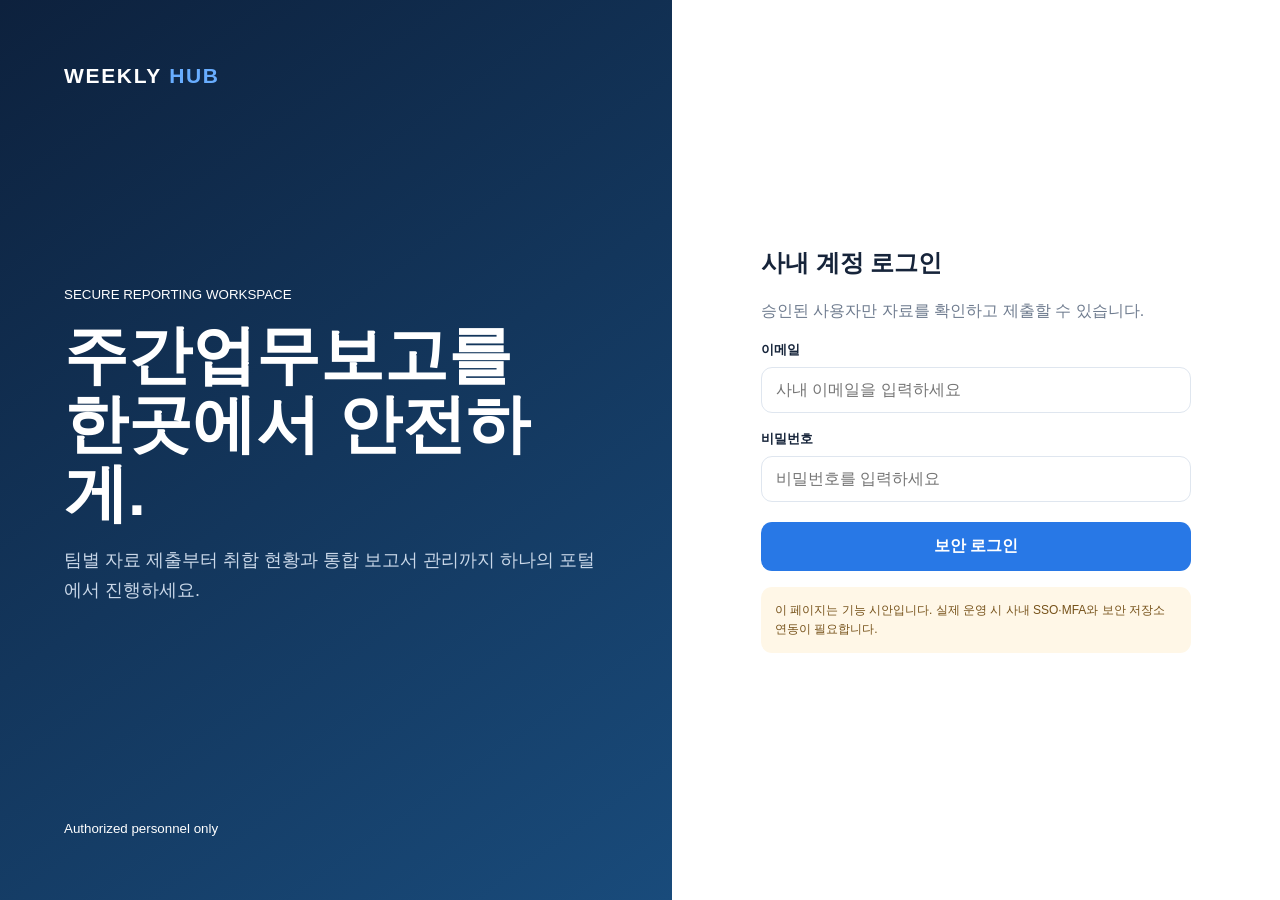
<file: index.html>
<!doctype html><html lang="ko"><head><meta charset="utf-8"><meta name="viewport" content="width=device-width,initial-scale=1"><title>Weekly Hub 로그인</title><link rel="stylesheet" href="styles.css"></head><body>
<main class="login"><section class="brand"><div class="logo">WEEKLY <span>HUB</span></div><div class="hero"><small>SECURE REPORTING WORKSPACE</small><h1>주간업무보고를<br>한곳에서 안전하게.</h1><p>팀별 자료 제출부터 취합 현황과 통합 보고서 관리까지 하나의 포털에서 진행하세요.</p></div><small>Authorized personnel only</small></section>
<section class="login-wrap"><form class="login-card" action="dashboard.html"><h2>사내 계정 로그인</h2><p class="sub">승인된 사용자만 자료를 확인하고 제출할 수 있습니다.</p><label>이메일</label><input class="field" type="email" placeholder="사내 이메일을 입력하세요" required><label>비밀번호</label><input class="field" type="password" placeholder="비밀번호를 입력하세요" required><button class="primary wide">보안 로그인</button><div class="hint">이 페이지는 기능 시안입니다. 실제 운영 시 사내 SSO·MFA와 보안 저장소 연동이 필요합니다.</div></form></section></main>
</body></html>
</file>
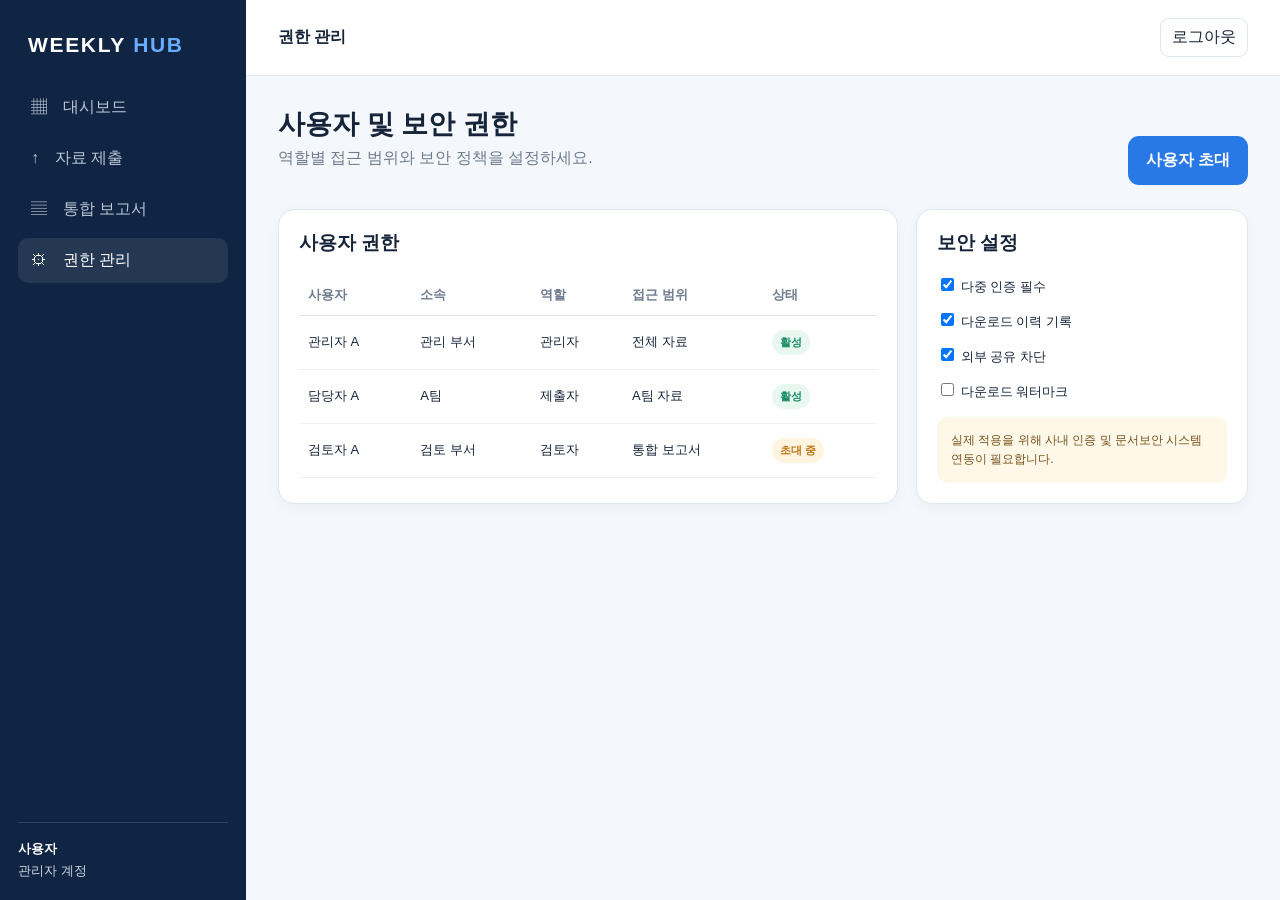
<file: access.html>
<!doctype html><html lang="ko"><head><meta charset="utf-8"><meta name="viewport" content="width=device-width,initial-scale=1"><title>권한 관리</title><link rel="stylesheet" href="styles.css"></head><body><div class="app">
<aside class="side"><div class="logo">WEEKLY <span>HUB</span></div><nav class="nav"><a href="dashboard.html">▦　대시보드</a><a href="submit.html">↑　자료 제출</a><a href="reports.html">▤　통합 보고서</a><a class="active" href="access.html">⚙　권한 관리</a></nav><div class="profile"><b>사용자</b>관리자 계정</div></aside>
<main class="main"><header class="top"><b>권한 관리</b><a href="index.html">로그아웃</a></header><div class="content"><div class="welcome"><div><h2>사용자 및 보안 권한</h2><p>역할별 접근 범위와 보안 정책을 설정하세요.</p></div><button class="primary" onclick="message('사용자 초대 화면을 열었습니다.')">사용자 초대</button></div><div class="grid"><section class="card"><h3>사용자 권한</h3><div class="table-wrap"><table><thead><tr><th>사용자</th><th>소속</th><th>역할</th><th>접근 범위</th><th>상태</th></tr></thead><tbody><tr><td>관리자 A</td><td>관리 부서</td><td>관리자</td><td>전체 자료</td><td><span class="status done">활성</span></td></tr><tr><td>담당자 A</td><td>A팀</td><td>제출자</td><td>A팀 자료</td><td><span class="status done">활성</span></td></tr><tr><td>검토자 A</td><td>검토 부서</td><td>검토자</td><td>통합 보고서</td><td><span class="status pending">초대 중</span></td></tr></tbody></table></div></section><aside class="card checks"><h3>보안 설정</h3><label><input type="checkbox" checked> 다중 인증 필수</label><label><input type="checkbox" checked> 다운로드 이력 기록</label><label><input type="checkbox" checked> 외부 공유 차단</label><label><input type="checkbox"> 다운로드 워터마크</label><div class="notice">실제 적용을 위해 사내 인증 및 문서보안 시스템 연동이 필요합니다.</div></aside></div></div></main></div><script src="app.js"></script></body></html>
</file>
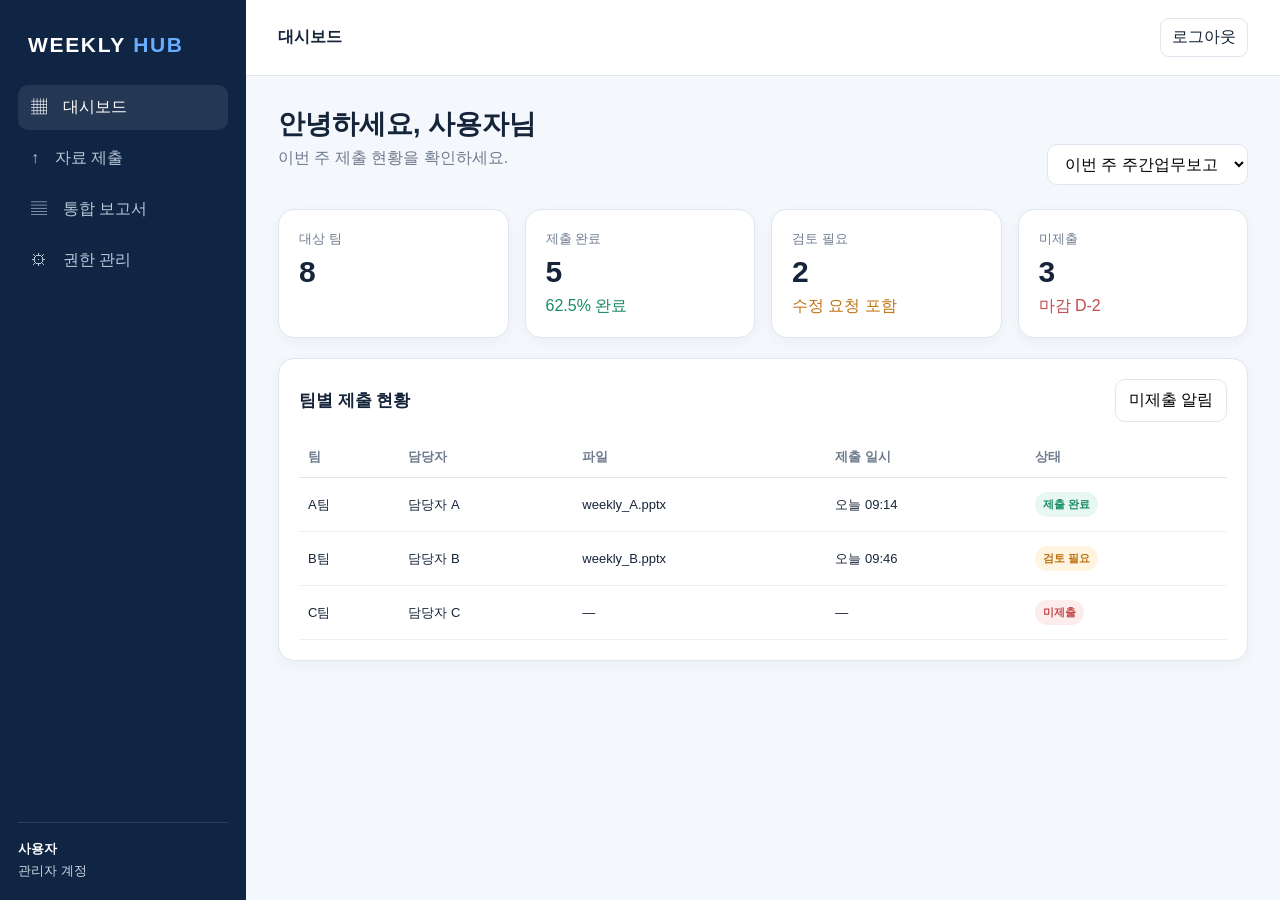
<file: dashboard.html>
<!doctype html><html lang="ko"><head><meta charset="utf-8"><meta name="viewport" content="width=device-width,initial-scale=1"><title>대시보드</title><link rel="stylesheet" href="styles.css"></head><body><div class="app">
<aside class="side"><div class="logo">WEEKLY <span>HUB</span></div><nav class="nav"><a class="active" href="dashboard.html">▦　대시보드</a><a href="submit.html">↑　자료 제출</a><a href="reports.html">▤　통합 보고서</a><a href="access.html">⚙　권한 관리</a></nav><div class="profile"><b>사용자</b>관리자 계정</div></aside>
<main class="main"><header class="top"><b>대시보드</b><a href="index.html">로그아웃</a></header><div class="content"><div class="welcome"><div><h2>안녕하세요, 사용자님</h2><p>이번 주 제출 현황을 확인하세요.</p></div><select class="week"><option>이번 주 주간업무보고</option><option>지난 주 주간업무보고</option></select></div>
<div class="stats"><div class="card"><div class="stat-label">대상 팀</div><div class="stat-value">8</div></div><div class="card"><div class="stat-label">제출 완료</div><div class="stat-value">5</div><span class="good">62.5% 완료</span></div><div class="card"><div class="stat-label">검토 필요</div><div class="stat-value">2</div><span class="warn">수정 요청 포함</span></div><div class="card"><div class="stat-label">미제출</div><div class="stat-value">3</div><span class="danger">마감 D-2</span></div></div>
<section class="card"><div class="section-title"><h3>팀별 제출 현황</h3><button class="week" onclick="message('미제출 팀에 알림을 보냈습니다.')">미제출 알림</button></div><div class="table-wrap"><table><thead><tr><th>팀</th><th>담당자</th><th>파일</th><th>제출 일시</th><th>상태</th></tr></thead><tbody><tr><td>A팀</td><td>담당자 A</td><td>weekly_A.pptx</td><td>오늘 09:14</td><td><span class="status done">제출 완료</span></td></tr><tr><td>B팀</td><td>담당자 B</td><td>weekly_B.pptx</td><td>오늘 09:46</td><td><span class="status pending">검토 필요</span></td></tr><tr><td>C팀</td><td>담당자 C</td><td>—</td><td>—</td><td><span class="status overdue">미제출</span></td></tr></tbody></table></div></section></div></main></div><script src="app.js"></script></body></html>
</file>
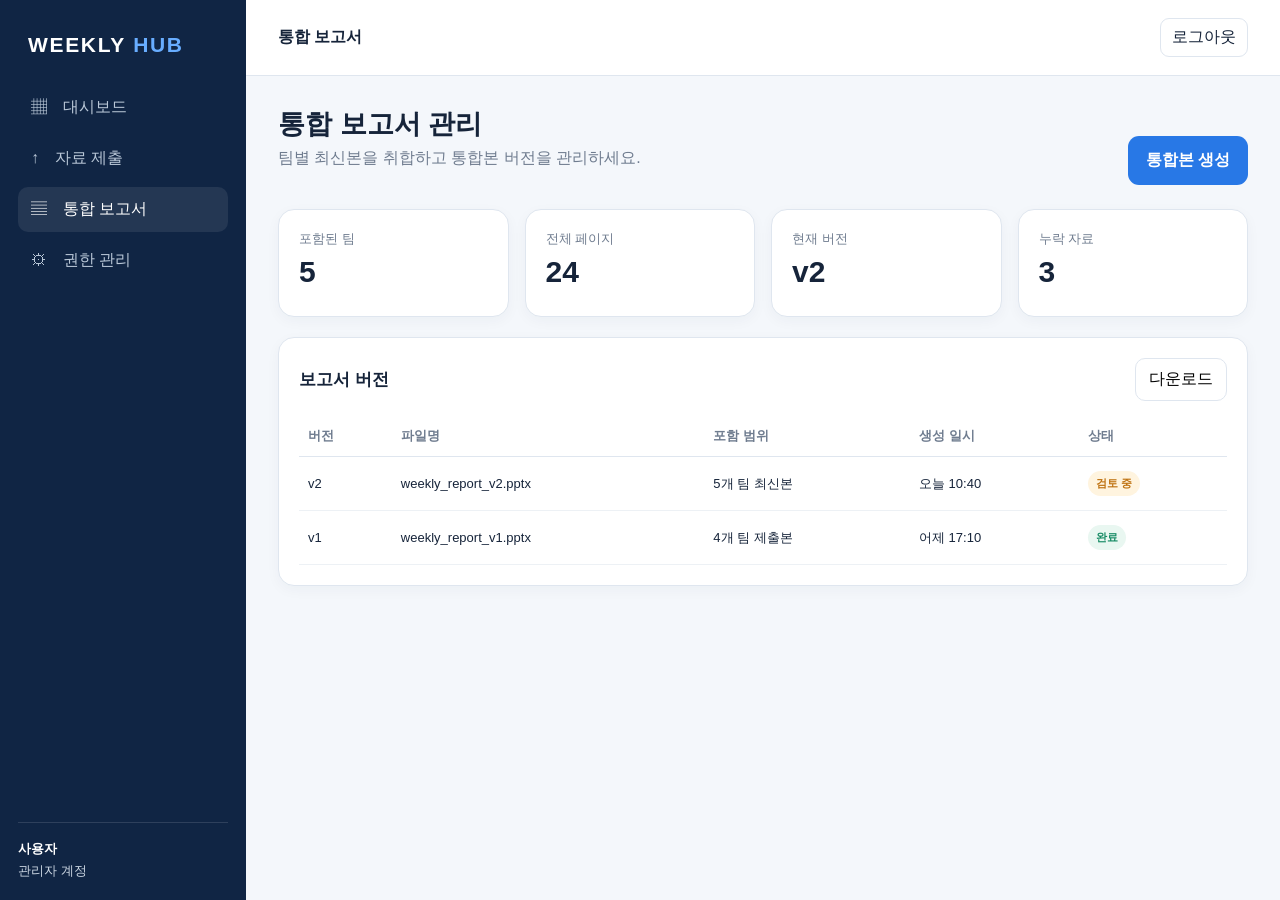
<file: reports.html>
<!doctype html><html lang="ko"><head><meta charset="utf-8"><meta name="viewport" content="width=device-width,initial-scale=1"><title>통합 보고서</title><link rel="stylesheet" href="styles.css"></head><body><div class="app">
<aside class="side"><div class="logo">WEEKLY <span>HUB</span></div><nav class="nav"><a href="dashboard.html">▦　대시보드</a><a href="submit.html">↑　자료 제출</a><a class="active" href="reports.html">▤　통합 보고서</a><a href="access.html">⚙　권한 관리</a></nav><div class="profile"><b>사용자</b>관리자 계정</div></aside>
<main class="main"><header class="top"><b>통합 보고서</b><a href="index.html">로그아웃</a></header><div class="content"><div class="welcome"><div><h2>통합 보고서 관리</h2><p>팀별 최신본을 취합하고 통합본 버전을 관리하세요.</p></div><button class="primary" onclick="message('통합 보고서 생성을 시작했습니다.')">통합본 생성</button></div><div class="stats"><div class="card"><div class="stat-label">포함된 팀</div><div class="stat-value">5</div></div><div class="card"><div class="stat-label">전체 페이지</div><div class="stat-value">24</div></div><div class="card"><div class="stat-label">현재 버전</div><div class="stat-value">v2</div></div><div class="card"><div class="stat-label">누락 자료</div><div class="stat-value">3</div></div></div><section class="card"><div class="section-title"><h3>보고서 버전</h3><button class="week" onclick="message('보고서를 내려받습니다.')">다운로드</button></div><div class="table-wrap"><table><thead><tr><th>버전</th><th>파일명</th><th>포함 범위</th><th>생성 일시</th><th>상태</th></tr></thead><tbody><tr><td>v2</td><td>weekly_report_v2.pptx</td><td>5개 팀 최신본</td><td>오늘 10:40</td><td><span class="status pending">검토 중</span></td></tr><tr><td>v1</td><td>weekly_report_v1.pptx</td><td>4개 팀 제출본</td><td>어제 17:10</td><td><span class="status done">완료</span></td></tr></tbody></table></div></section></div></main></div><script src="app.js"></script></body></html>
</file>
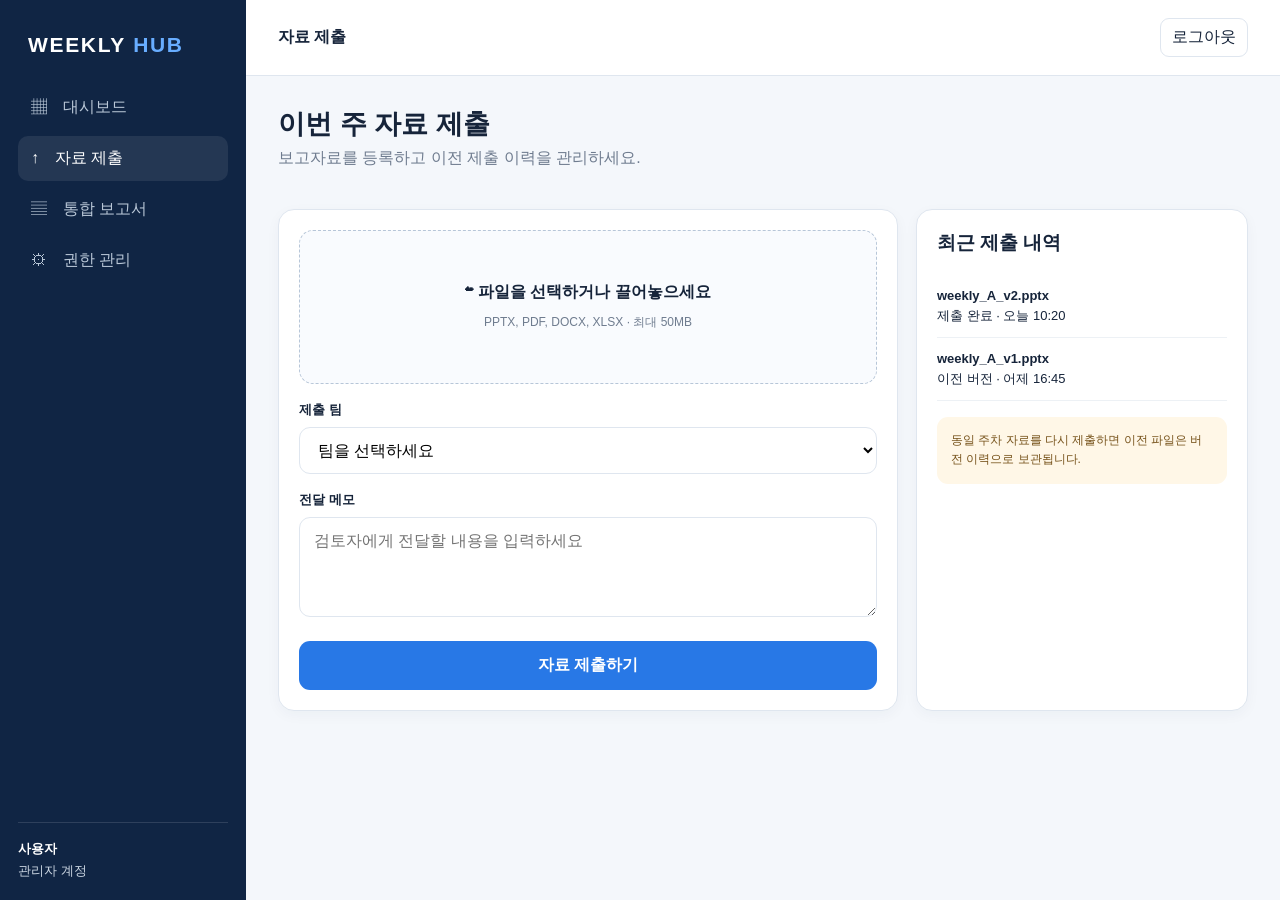
<file: submit.html>
<!doctype html><html lang="ko"><head><meta charset="utf-8"><meta name="viewport" content="width=device-width,initial-scale=1"><title>자료 제출</title><link rel="stylesheet" href="styles.css"></head><body><div class="app">
<aside class="side"><div class="logo">WEEKLY <span>HUB</span></div><nav class="nav"><a href="dashboard.html">▦　대시보드</a><a class="active" href="submit.html">↑　자료 제출</a><a href="reports.html">▤　통합 보고서</a><a href="access.html">⚙　권한 관리</a></nav><div class="profile"><b>사용자</b>관리자 계정</div></aside>
<main class="main"><header class="top"><b>자료 제출</b><a href="index.html">로그아웃</a></header><div class="content"><div class="welcome"><div><h2>이번 주 자료 제출</h2><p>보고자료를 등록하고 이전 제출 이력을 관리하세요.</p></div></div><div class="grid"><section class="card"><input id="file" type="file" hidden onchange="chooseFile(this,'fileName')"><div class="upload" onclick="document.getElementById('file').click()"><b>☁ 파일을 선택하거나 끌어놓으세요</b><span>PPTX, PDF, DOCX, XLSX · 최대 50MB</span><div id="fileName" class="file-name"></div></div><label>제출 팀</label><select class="field"><option>팀을 선택하세요</option><option>A팀</option><option>B팀</option></select><label>전달 메모</label><textarea class="field" rows="4" placeholder="검토자에게 전달할 내용을 입력하세요"></textarea><button class="primary wide" onclick="message('자료가 제출되었습니다.')">자료 제출하기</button></section><aside class="card"><h3>최근 제출 내역</h3><div class="activity"><b>weekly_A_v2.pptx</b><br>제출 완료 · 오늘 10:20</div><div class="activity"><b>weekly_A_v1.pptx</b><br>이전 버전 · 어제 16:45</div><div class="notice">동일 주차 자료를 다시 제출하면 이전 파일은 버전 이력으로 보관됩니다.</div></aside></div></div></main></div><script src="app.js"></script></body></html>
</file>
<file: styles.css>
:root{--navy:#102544;--blue:#2878e6;--bg:#f4f7fb;--ink:#16243a;--muted:#6f7c8f;--line:#dfe6ef;--green:#168b64;--amber:#bf7211;--red:#c34848}
*{box-sizing:border-box}body{margin:0;font-family:Inter,Pretendard,"Noto Sans KR",Arial,sans-serif;background:var(--bg);color:var(--ink)}button,input,select,textarea{font:inherit}
.login{min-height:100vh;display:grid;grid-template-columns:1.05fr .95fr;background:#fff}.brand{padding:64px;background:linear-gradient(145deg,#0d213d,#194b7b);color:#fff;display:flex;flex-direction:column;justify-content:space-between}.logo{font-weight:850;letter-spacing:.08em;font-size:21px}.logo span{color:#68adff}.hero h1{font-size:clamp(38px,5vw,66px);line-height:1.08;margin:18px 0}.hero p{color:#c9d7e8;font-size:18px;line-height:1.65}.login-wrap{display:flex;align-items:center;justify-content:center;padding:54px}.login-card{width:min(430px,100%)}h1,h2,h3,p{margin-top:0}.sub{color:var(--muted);line-height:1.6}
label{display:block;font-size:13px;font-weight:700;margin:17px 0 8px}.field{width:100%;border:1px solid var(--line);border-radius:11px;padding:13px 14px;background:#fff}.primary{display:inline-block;border:0;background:var(--blue);color:#fff;border-radius:11px;padding:14px 18px;font-weight:750;cursor:pointer;text-decoration:none;text-align:center}.wide{width:100%;margin-top:20px}.hint,.notice{margin-top:16px;padding:14px;border-radius:11px;background:#fff7e7;color:#76521a;font-size:12px;line-height:1.6}
.app{display:grid;grid-template-columns:246px 1fr;min-height:100vh}.side{position:sticky;top:0;height:100vh;background:var(--navy);padding:27px 18px;color:#fff}.side .logo{padding:6px 10px 28px}.nav{display:grid;gap:6px}.nav a{color:#b9c7d7;text-decoration:none;padding:12px 13px;border-radius:10px}.nav a:hover,.nav a.active{background:#ffffff15;color:#fff}.profile{position:absolute;bottom:20px;left:18px;right:18px;border-top:1px solid #ffffff20;padding-top:17px;font-size:13px;color:#cbd6e2}.profile b{display:block;color:#fff;margin-bottom:4px}
.main{min-width:0}.top{height:76px;background:#fff;border-bottom:1px solid var(--line);display:flex;align-items:center;justify-content:space-between;padding:0 32px}.top a{color:var(--ink);text-decoration:none;border:1px solid var(--line);padding:8px 11px;border-radius:9px}.content{padding:30px 32px 50px;max-width:1450px;margin:auto}.welcome{display:flex;justify-content:space-between;align-items:flex-end;gap:18px;margin-bottom:24px}.welcome h2{font-size:27px;margin-bottom:6px}.welcome p{color:var(--muted)}.week{border:1px solid var(--line);background:#fff;border-radius:10px;padding:10px 13px}
.stats{display:grid;grid-template-columns:repeat(4,1fr);gap:16px;margin-bottom:20px}.card{background:#fff;border:1px solid var(--line);border-radius:16px;padding:20px;box-shadow:0 4px 14px #172b4d0a}.stat-label{font-size:13px;color:var(--muted)}.stat-value{font-size:30px;font-weight:850;margin:7px 0}.good{color:var(--green)}.warn{color:var(--amber)}.danger{color:var(--red)}.grid{display:grid;grid-template-columns:1.4fr .75fr;gap:18px}.section-title{display:flex;justify-content:space-between;align-items:center;margin-bottom:15px}.section-title h3{margin:0;font-size:17px}
table{width:100%;border-collapse:collapse;font-size:13px}th{text-align:left;color:var(--muted);padding:11px 9px;border-bottom:1px solid var(--line)}td{padding:14px 9px;border-bottom:1px solid #edf1f5}.status{display:inline-block;padding:5px 8px;border-radius:999px;font-size:11px;font-weight:750}.done{background:#e9f7f1;color:var(--green)}.pending{background:#fff4df;color:var(--amber)}.overdue{background:#fdecec;color:var(--red)}
.upload{border:1.5px dashed #b7c6d8;border-radius:14px;padding:42px 18px;text-align:center;background:#f9fbfe;cursor:pointer}.upload:hover{border-color:var(--blue);background:#eef5ff}.upload b{display:block;margin:9px}.upload span{font-size:12px;color:var(--muted)}.file-name{margin-top:10px;color:var(--green);font-size:12px;font-weight:750}.activity{padding:11px 0;border-bottom:1px solid #edf1f5;font-size:13px;line-height:1.55}.checks label{font-weight:500;margin:14px 0}
@media(max-width:900px){.login{grid-template-columns:1fr}.brand{min-height:320px;padding:38px}.app{grid-template-columns:82px 1fr}.side{padding:20px 10px}.side .logo{font-size:0}.side .logo:after{content:"WH";font-size:18px}.nav a{font-size:0;text-align:center}.nav a:first-letter{font-size:20px}.profile{display:none}.stats{grid-template-columns:1fr 1fr}.grid{grid-template-columns:1fr}}
@media(max-width:620px){.brand{padding:28px;min-height:290px}.login-wrap{padding:30px 22px}.app{display:block}.side{position:fixed;top:auto;bottom:0;width:100%;height:auto;z-index:5;padding:8px}.side .logo,.profile{display:none}.nav{grid-template-columns:repeat(4,1fr)}.nav a{padding:10px}.main{padding-bottom:70px}.top{padding:0 18px}.content{padding:23px 17px}.welcome{align-items:flex-start;flex-direction:column}.card{padding:15px}.table-wrap{overflow:auto}table{min-width:620px}}
</file>
